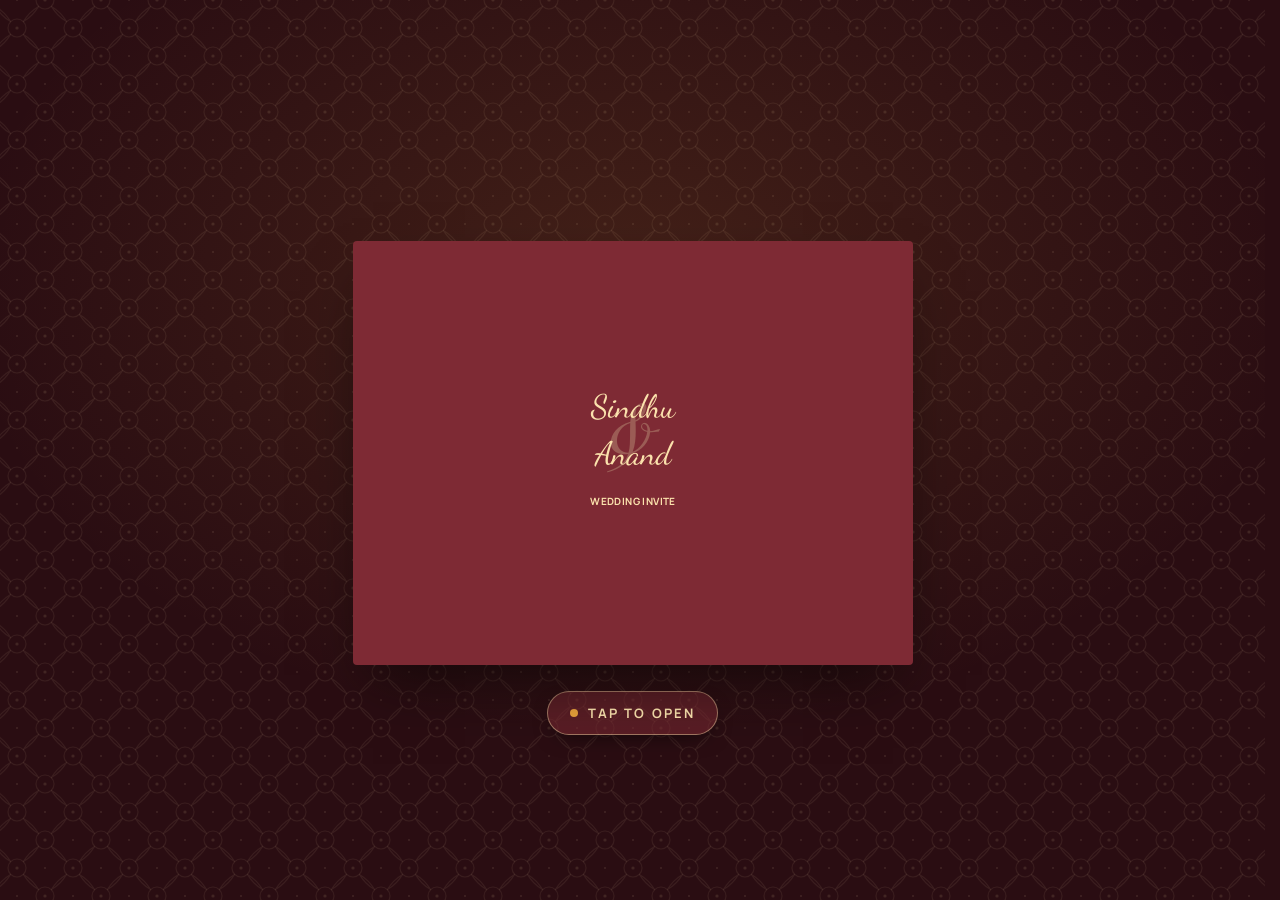
<file: index.html>
<!doctype html>
<html lang="en" class="locked">
<head>
<meta charset="utf-8">
<meta name="viewport" content="width=device-width, initial-scale=1, viewport-fit=cover">
<title>Anand &amp; Sindhu</title>
<meta name="description" content="You're invited to the wedding of Anand & Sindhu — Reception 14 Nov, Wedding 15 Nov 2026, SDB Grand Palace, Chennai.">
<meta name="theme-color" content="#2a0d12">
<!-- WhatsApp / social link preview -->
<meta property="og:type" content="website">
<meta property="og:site_name" content="Anand & Sindhu">
<meta property="og:url" content="https://anandsindhuwedding.in/">
<meta property="og:locale" content="en_IN">
<meta property="og:title" content="Anand & Sindhu · Wedding Invitation">
<meta property="og:description" content="Reception 14 Nov · Wedding 15 Nov 2026 · SDB Grand Palace, Chennai. Tap to open your invitation and RSVP.">
<meta property="og:image" content="https://anandsindhuwedding.in/assets/og-cover.jpg">
<meta property="og:image:type" content="image/jpeg">
<meta property="og:image:alt" content="Maroon wedding invitation cover reading Sindhu & Anand">
<meta property="og:image:width" content="1216">
<meta property="og:image:height" content="922">
<meta name="twitter:card" content="summary_large_image">
<link rel="icon" href="assets/ganesha.png">
<link rel="preconnect" href="https://fonts.googleapis.com">
<link rel="preconnect" href="https://fonts.gstatic.com" crossorigin>
<link rel="stylesheet" href="https://fonts.googleapis.com/css2?family=Dancing+Script:wght@400;600&family=Manrope:wght@500;600;700;800&family=Hind+Madurai:wght@600&display=swap">
<link rel="preload" as="image" href="assets/bg.png">
<link rel="preload" as="font" type="font/woff2" href="assets/fonts/runethia-amp.woff2" crossorigin>
<link rel="stylesheet" href="styles.css?v=20261007084438">
</head>
<body>
<main class="page">
  <button class="to-cover after-open" id="toCover" type="button" aria-label="Close the invitation and go back to the cover">
    <svg viewBox="0 0 24 24" fill="none" stroke="currentColor" stroke-width="1.7" stroke-linejoin="round" aria-hidden="true"><rect x="3" y="5.5" width="18" height="13" rx="1.5"/><path d="M3.5 6.5l8.5 6.5 8.5-6.5"/></svg>
    <span>Cover</span>
  </button>

  <!-- Cover: the envelope from the Figma "cover" frame -->
  <section class="cover-stage" aria-label="Invitation envelope">
    <button class="env" id="env" type="button" aria-label="Open the invitation">
      <span class="env-inner" id="envInner">
        <span class="env-face env-front">
          <span class="cover-names">
            <span class="amp" aria-hidden="true">&amp;</span>
            <span class="n">Sindhu</span>
            <span class="n">Anand</span>
          </span>
          <span class="cover-kicker">Wedding invite</span>
          <span class="cover-to" id="coverTo" hidden><small>Specially for</small><span id="coverToName"></span></span>
        </span>
        <span class="env-face env-back">
          <span class="env-lining"></span>
          <span class="mini-wrap"><span class="mini" id="mini"><span class="mini-scale" id="miniScale"></span></span></span>
          <span class="pocket"></span>
          <span class="flap" id="flap"></span>
          <span class="seal" id="seal" aria-hidden="true">
            <svg viewBox="232 0 16 16" fill="none" stroke="currentColor" stroke-linecap="round"><path d="M242 8C242 9.1 241.1 10 240 10M242 8C242 6.9 241.1 6 240 6M240 6V5C240 4.4 240.2 3.8 240.5 3.3 240.8 2.8 241.3 2.5 241.9 2.2 242.4 2 243 1.9 243.6 2.1 244.2 2.2 244.7 2.5 245.1 2.9 245.5 3.3 245.8 3.8 245.9 4.4 246.1 5 246 5.6 245.8 6.1 245.5 6.7 245.2 7.2 244.7 7.5 244.2 7.8 243.6 8 243 8H242M240 10C238.9 10 238 9.1 238 8M238 8H237C236.4 8 235.8 8.2 235.3 8.5 234.8 8.8 234.5 9.3 234.2 9.9 234 10.4 233.9 11 234.1 11.6 234.2 12.2 234.5 12.7 234.9 13.1 235.3 13.5 235.8 13.8 236.4 13.9 237 14.1 237.6 14 238.1 13.8 238.7 13.5 239.2 13.2 239.5 12.7 239.8 12.2 240 11.6 240 11V10M240 6C238.9 6 238 6.9 238 8M243 8C243.6 8 244.2 8.2 244.7 8.5 245.2 8.8 245.5 9.3 245.8 9.9 246 10.4 246.1 11 245.9 11.6 245.8 12.2 245.5 12.7 245.1 13.1 244.7 13.5 244.2 13.8 243.6 13.9 243 14.1 242.4 14 241.9 13.8 241.3 13.5 240.8 13.2 240.5 12.7 240.2 12.2 240 11.6 240 11M237 8C236.4 8 235.8 7.8 235.3 7.5 234.8 7.2 234.5 6.7 234.2 6.1 234 5.6 233.9 5 234.1 4.4 234.2 3.8 234.5 3.3 234.9 2.9 235.3 2.5 235.8 2.2 236.4 2.1 237 1.9 237.6 2 238.1 2.2 238.7 2.5 239.2 2.8 239.5 3.3 239.8 3.8 240 4.4 240 5"/></svg>
          </span>
        </span>
      </span>
    </button>
    <button class="tap-hint" id="tapHint" type="button">Tap to open</button>
  </section>

  <!-- The invitation (Figma "invitation" frame) -->
  <div class="card-wrap after-open" id="cardWrap">
    <article class="card" id="card" aria-label="Wedding invitation">
      <div class="card-face" id="cardFace">
        <div class="paper"></div>
        <div class="art-layers" id="artLayers"></div>
        <div class="content">
          <button class="plain ganesha" type="button" data-item="ganesha" aria-label="Pillaiyar (Lord Ganesha) — what it means">
            <img src="assets/ganesha.png" alt="">
          </button>
          <p class="phrase">We warmly invite you to celebrate<br>the wedding of</p>
          <button class="plain names" type="button" id="names" aria-label="Sindhu and Anand — see their photo">
            <span class="amp" aria-hidden="true">&amp;</span>
            <span class="n">Sindhu</span>
            <span class="n">Anand</span>
            
          </button>
          <p class="note">Join us for this special beginning,<br>together with our families!</p>
          <svg class="accent" viewBox="0 0 480 16" fill="none" aria-hidden="true">
            <line x1="148" y1="7.5" x2="220" y2="7.5" stroke="#D1B994"/>
            <path d="M242 8C242 9.10457 241.105 10 240 10M242 8C242 6.89543 241.105 6 240 6M240 6L240 5C240 4.40666 240.176 3.82664 240.506 3.33329C240.835 2.83994 241.304 2.45543 241.852 2.22836C242.4 2.0013 243.003 1.94189 243.585 2.05765C244.167 2.1734 244.702 2.45912 245.121 2.87868C245.541 3.29824 245.827 3.83279 245.942 4.41473C246.058 4.99667 245.999 5.59987 245.772 6.14805C245.545 6.69623 245.16 7.16477 244.667 7.49441C244.173 7.82405 243.593 8 243 8L242 8M240 10C238.895 10 238 9.10457 238 8M238 8L237 8C236.407 8 235.827 8.17595 235.333 8.50559C234.84 8.83524 234.455 9.30377 234.228 9.85195C234.001 10.4001 233.942 11.0033 234.058 11.5853C234.173 12.1672 234.459 12.7018 234.879 13.1213C235.298 13.5409 235.833 13.8266 236.415 13.9424C236.997 14.0581 237.6 13.9987 238.148 13.7716C238.696 13.5446 239.165 13.1601 239.494 12.6667C239.824 12.1734 240 11.5933 240 11L240 10M240 6C238.895 6 238 6.89543 238 8M243 8C243.593 8 244.173 8.17595 244.667 8.50559C245.16 8.83524 245.545 9.30377 245.772 9.85195C245.999 10.4001 246.058 11.0033 245.942 11.5853C245.827 12.1672 245.541 12.7018 245.121 13.1213C244.702 13.5409 244.167 13.8266 243.585 13.9424C243.003 14.0581 242.4 13.9987 241.852 13.7716C241.304 13.5446 240.835 13.1601 240.506 12.6667C240.176 12.1734 240 11.5933 240 11M237 8C236.407 8 235.827 7.82405 235.333 7.49441C234.84 7.16477 234.455 6.69623 234.228 6.14805C234.001 5.59987 233.942 4.99667 234.058 4.41473C234.173 3.83279 234.459 3.29824 234.879 2.87868C235.298 2.45912 235.833 2.1734 236.415 2.05765C236.997 1.94189 237.6 2.0013 238.148 2.22836C238.696 2.45543 239.165 2.83994 239.494 3.33329C239.824 3.82664 240 4.40666 240 5M237.333 5.33333L238.587 6.58667M241.413 6.58667L242.667 5.33333M237.333 10.6667L238.587 9.41341M241.413 9.41341L242.667 10.6667" stroke="#D1B994" stroke-linecap="round"/>
            <line x1="260" y1="7.5" x2="332" y2="7.5" stroke="#D1B994"/>
          </svg>
          <div class="dates">
            <p class="label">Save the dates:</p>
            <div class="date-row">
              <button class="plain date" type="button" data-item="reception" aria-label="Reception, 14th November 2026, 7 to 9 PM — add to calendar">
                <b>Reception</b><span>14th Nov 2026</span><span>7 PM - 9 PM</span>
              </button>
              <i class="vline" aria-hidden="true"></i>
              <button class="plain date" type="button" data-item="wedding" aria-label="Wedding, 15th November 2026, 9:45 to 11:15 AM — add to calendar">
                <b>Wedding</b><span>15th Nov 2026</span><span>9:45 AM - 11:15 AM</span>
              </button>
            </div>
          </div>
          <a class="plain venue" id="venueLink" href="https://maps.app.goo.gl/E56zm4sS6qnPtL4U7" target="_blank" rel="noopener" aria-label="Venue: SDB Grand Palace — open in Google Maps">
            <span class="label">Venue:</span>
            <b>SDB Grand Palace<span class="go" aria-hidden="true">↗</span></b>
            <span>No.22, Devaraj Nagar, Agaram Main Road,</span>
            <span>Selaiyur, Tambaram, Chennai - 600073</span>
            
          </a>
        </div>
      </div>
    </article>
  </div>

  <p class="explore after-open" id="explore">
    <svg viewBox="0 0 24 24" fill="none" stroke="currentColor" stroke-width="1.6" stroke-linecap="round" aria-hidden="true"><path d="M9 11V5.5a1.5 1.5 0 0 1 3 0V10m0-1.5a1.5 1.5 0 0 1 3 0V11m0-1a1.5 1.5 0 0 1 3 0v4.5a6 6 0 0 1-6 6h-1a6 6 0 0 1-4.6-2.2L4 15.5a1.5 1.5 0 0 1 2.3-1.9L9 16"/></svg>
    Tap the flowers, gifts &amp; details to see what they mean
  </p>

  <!-- RSVP: opens the reply card on its own page -->
  <section class="rsvp-cta after-open" aria-label="RSVP">
    <p class="eyebrow">Kindly reply by <span id="rsvpBy"></span></p>
    <a class="submit rsvp-btn" id="rsvpBtn" href="rsvp.html">RSVP</a>
    <p class="rsvp-status" id="rsvpStatus" hidden></p>
  </section>

  <footer class="foot after-open">
    <p class="bless">With love, the families of Sindhu &amp; Anand</p>
    <p class="visits" id="visits" aria-live="polite"></p>
  </footer>
</main>

<!-- 3D inspector + callout -->
<div class="inspector" id="inspector" role="dialog" aria-modal="true" aria-labelledby="cTitle" hidden>
  <div class="insp-stage" id="inspStage">
    <div class="insp-glow"></div>
    <div class="obj-pop" id="objPop"></div>
    <button class="insp-nav prev" type="button" id="prevBtn" aria-label="Previous"><svg viewBox="0 0 24 24" fill="none" stroke="currentColor" stroke-width="2" stroke-linecap="round"><path d="M15 5l-7 7 7 7"/></svg></button>
    <button class="insp-nav next" type="button" id="nextBtn" aria-label="Next"><svg viewBox="0 0 24 24" fill="none" stroke="currentColor" stroke-width="2" stroke-linecap="round"><path d="M9 5l7 7-7 7"/></svg></button>
    <p class="drag-hint">Drag to turn</p>
  </div>
  <button class="insp-close" type="button" id="closeBtn" aria-label="Close"><svg viewBox="0 0 24 24" fill="none" stroke="currentColor" stroke-width="2" stroke-linecap="round"><path d="M6 6l12 12M18 6L6 18"/></svg></button>
  <div class="callout">
    <p class="c-count" id="cCount"></p>
    <p class="c-tamil"><span id="cTa"></span><span id="cTl"></span></p>
    <h3 class="c-title" id="cTitle"></h3>
    <p class="c-body" id="cBody"></p>
    <div class="c-actions" id="cActions"></div>
  </div>
</div>

<!-- Couple photo -->
<div class="photo-box" id="photoBox" role="dialog" aria-modal="true" aria-label="Photo of Sindhu and Anand" hidden>
  <figure class="print" id="print">
    <img src="assets/couple.jpg" alt="Sindhu and Anand on stage, garlanded, in front of their S &amp; A monogram" width="2400" height="1597" decoding="async">
    <figcaption><span class="pc-names">Sindhu <span class="amp-r">&amp;</span> Anand</span></figcaption>
  </figure>
  <button class="insp-close" type="button" id="photoClose" aria-label="Close photo"><svg viewBox="0 0 24 24" fill="none" stroke="currentColor" stroke-width="2" stroke-linecap="round"><path d="M6 6l12 12M18 6L6 18"/></svg></button>
</div>

<canvas id="petals" aria-hidden="true"></canvas>

<script src="config.js?v=20261007084438"></script>
<script src="petals.js?v=20261007084438"></script>
<script src="app.js?v=20261007084438"></script>
</body>
</html>
</file>
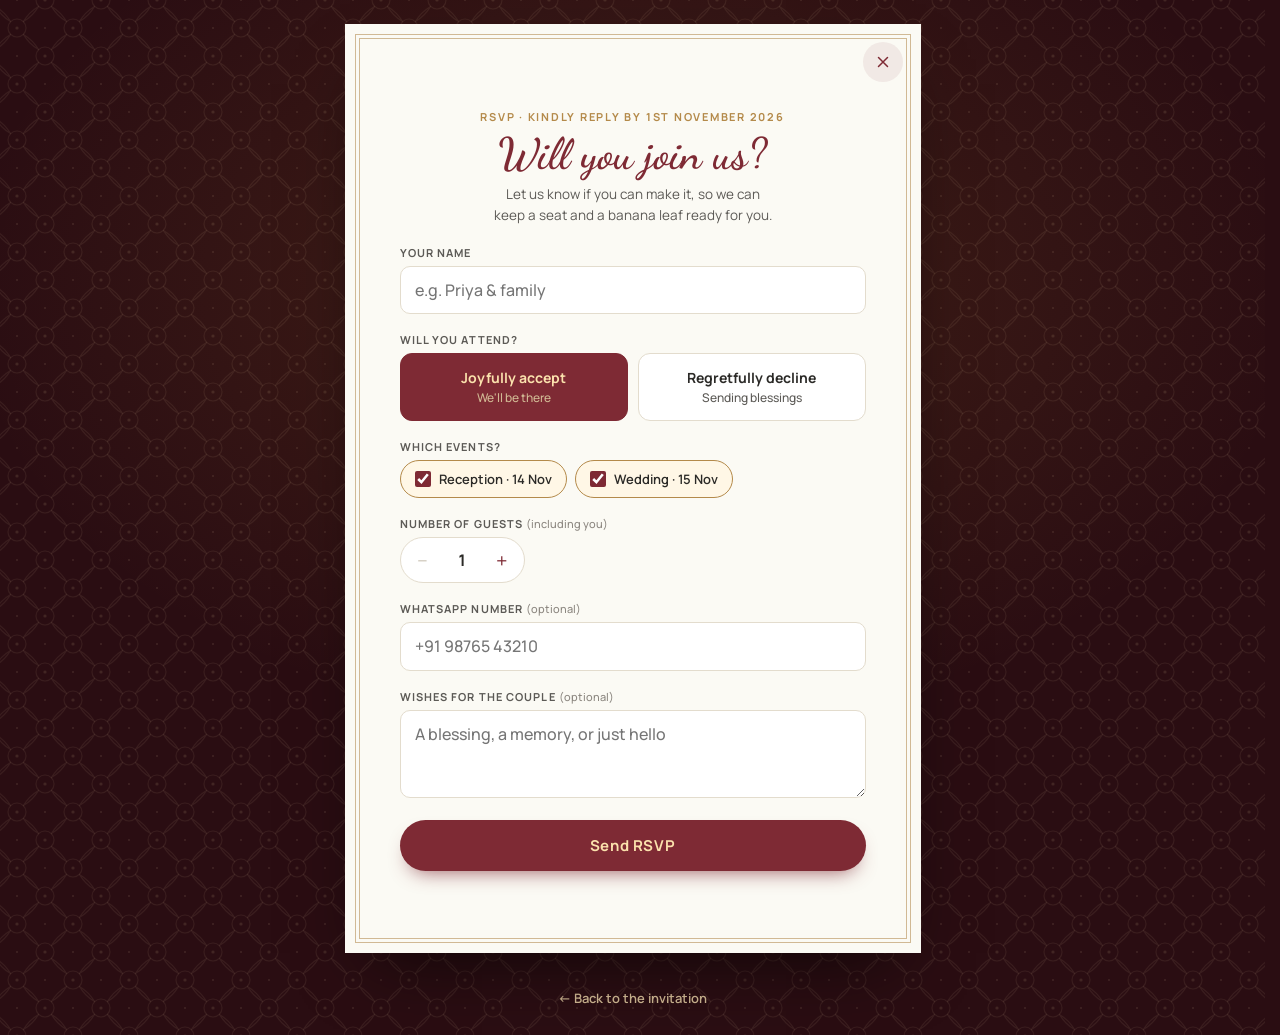
<file: rsvp.html>
<!doctype html>
<html lang="en">
<head>
<meta charset="utf-8">
<meta name="viewport" content="width=device-width, initial-scale=1, viewport-fit=cover">
<title>RSVP · Sindhu &amp; Anand</title>
<meta name="theme-color" content="#2a0d12">
<meta name="robots" content="noindex">
<link rel="icon" href="assets/ganesha.png">
<link rel="preconnect" href="https://fonts.googleapis.com">
<link rel="preconnect" href="https://fonts.gstatic.com" crossorigin>
<link rel="stylesheet" href="https://fonts.googleapis.com/css2?family=Dancing+Script:wght@400;600&family=Manrope:wght@500;600;700;800&display=swap">
<link rel="stylesheet" href="styles.css?v=20261007084438">
</head>
<body class="rsvp-page">
<main class="page">
  <section class="rsvp" id="rsvp" aria-labelledby="rsvpTitle">
    <a class="rsvp-close" id="backBtn" href="index.html?open" aria-label="Close and go back to the invitation"><svg viewBox="0 0 24 24" fill="none" stroke="currentColor" stroke-width="2" stroke-linecap="round"><path d="M6 6l12 12M18 6L6 18"/></svg></a>
    <div class="rsvp-inner">
      <header>
        <p class="eyebrow">RSVP · kindly reply by <span id="rsvpBy"></span></p>
        <h2 id="rsvpTitle">Will you join us?</h2>
        <p class="sub">Let us know if you can make it, so we can keep a seat and a banana leaf ready for you.</p>
      </header>

      <form id="rsvpForm" novalidate>
        <div class="field">
          <label for="f-name">Your name</label>
          <input id="f-name" name="name" type="text" autocomplete="name" required placeholder="e.g. Priya & family">
        </div>
        <div class="field">
          <span class="flabel" id="attLabel">Will you attend?</span>
          <div class="choice" role="radiogroup" aria-labelledby="attLabel">
            <label><input type="radio" name="attending" id="f-yes" value="Yes" checked>Joyfully accept<small>We'll be there</small></label>
            <label><input type="radio" name="attending" id="f-no" value="No">Regretfully decline<small>Sending blessings</small></label>
          </div>
        </div>
        <div class="when-yes">
          <div class="field">
            <span class="flabel">Which events?</span>
            <div class="events">
              <label><input type="checkbox" id="f-reception" name="reception" checked>Reception · 14 Nov</label>
              <label><input type="checkbox" id="f-wedding" name="wedding" checked>Wedding · 15 Nov</label>
            </div>
          </div>
          <div class="field">
            <span class="flabel" id="guestsLabel">Number of guests <span class="opt">(including you)</span></span>
            <div class="stepper" aria-labelledby="guestsLabel">
              <button type="button" id="g-minus" aria-label="One fewer guest">−</button>
              <output id="f-guests" aria-live="polite">1</output>
              <button type="button" id="g-plus" aria-label="One more guest">+</button>
            </div>
          </div>
        </div>
        <div class="field">
          <label for="f-phone">WhatsApp number <span class="opt">(optional)</span></label>
          <input id="f-phone" name="phone" type="tel" autocomplete="tel" inputmode="tel" placeholder="+91 98765 43210">
        </div>
        <div class="field">
          <label for="f-msg">Wishes for the couple <span class="opt">(optional)</span></label>
          <textarea id="f-msg" name="message" placeholder="A blessing, a memory, or just hello"></textarea>
        </div>
        <button class="submit" type="submit" id="submitBtn">Send RSVP</button>
        <p class="form-msg" id="formMsg" role="alert"></p>
      </form>

      <div class="thanks" id="thanks" hidden>
        <h3 id="thanksTitle">Thank you!</h3>
        <p id="thanksText"></p>
        <a class="submit back-btn" id="backBtn2" href="index.html?open">Back to the invitation</a>
        <button class="linkish" type="button" id="editRsvp">Change my response</button>
      </div>
    </div>
  </section>
  <a class="back-link" id="backLink" href="index.html?open">← Back to the invitation</a>
</main>
<canvas id="petals" aria-hidden="true"></canvas>
<script src="config.js?v=20261007084438"></script>
<script src="petals.js?v=20261007084438"></script>
<script src="rsvp.js?v=20261007084438"></script>
</body>
</html>
</file>
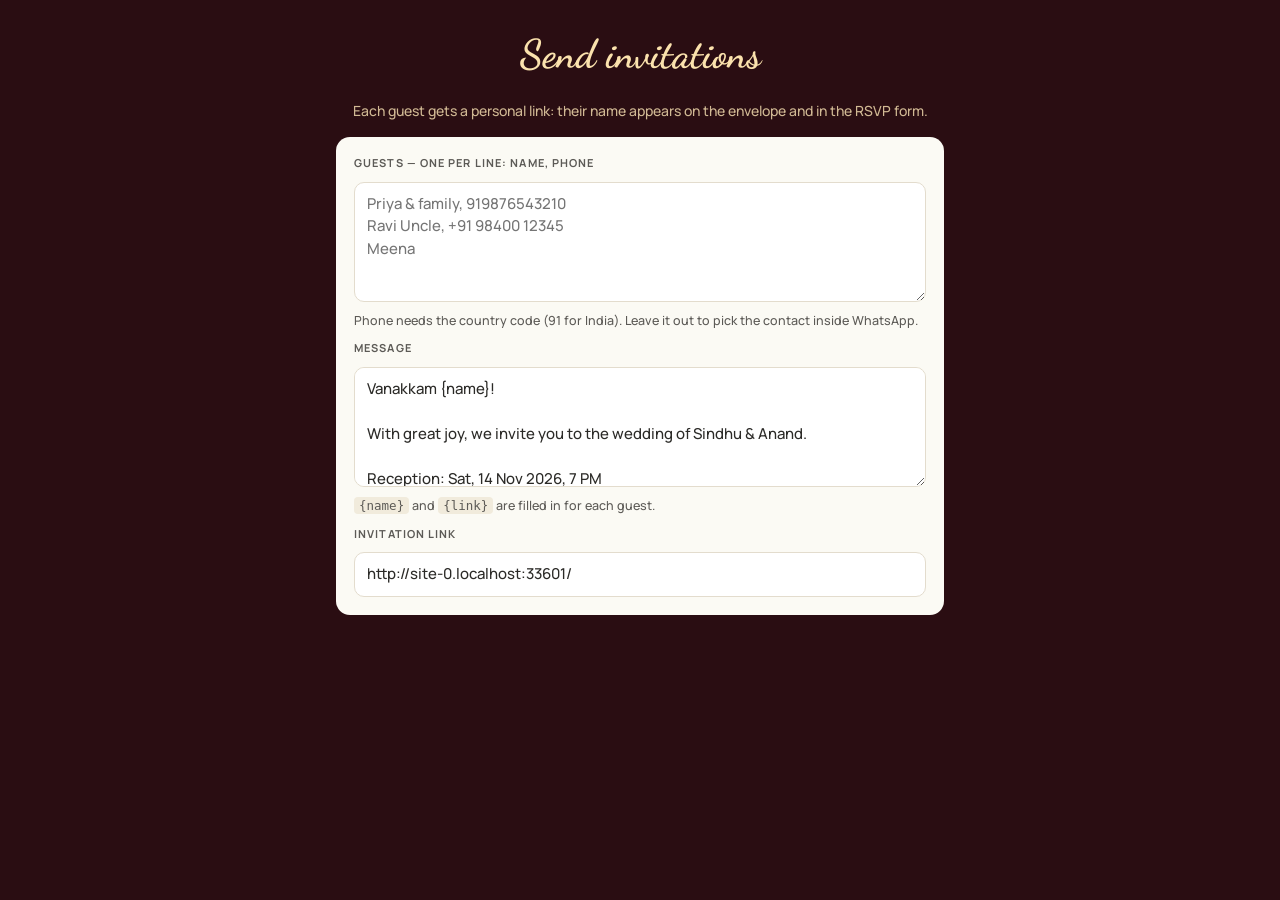
<file: send.html>
<!doctype html>
<html lang="en">
<head>
<meta charset="utf-8">
<meta name="viewport" content="width=device-width, initial-scale=1, viewport-fit=cover">
<meta name="robots" content="noindex">
<title>Send Invitations</title>
<link rel="stylesheet" href="https://fonts.googleapis.com/css2?family=Dancing+Script:wght@600&family=Manrope:wght@500;700&display=swap">
<style>
  :root { --night:#2a0d12; --maroon:#7e2a34; --paper:#fbfaf4; --ink:#2b2a27; --ink-soft:#5c5a56; --gold:#d1b994; --gold-deep:#b48a4a; --wa:#1f8f4e; color-scheme: light; }
  * { box-sizing: border-box; }
  [hidden] { display: none !important; }
  body { margin: 0; background: var(--night); font: 500 15px/1.5 "Manrope", system-ui, sans-serif; color: var(--ink); }
  main { max-width: 640px; margin: 0 auto; padding: 24px 16px 48px; display: flex; flex-direction: column; gap: 16px; }
  h1 { margin: 0; font-family: "Dancing Script", cursive; color: #fbe2ad; font-size: 40px; text-align: center; }
  .intro { margin: 0; color: var(--gold); text-align: center; font-size: 14px; }
  .panel { background: var(--paper); border-radius: 14px; padding: 18px; display: flex; flex-direction: column; gap: 10px; }
  label { font-size: 11px; font-weight: 700; letter-spacing: .1em; text-transform: uppercase; color: var(--ink-soft); }
  textarea, input { width: 100%; font: 500 15px/1.5 "Manrope", sans-serif; border: 1px solid #e3dccd; border-radius: 10px; padding: 10px 12px; background: #fff; color: var(--ink); }
  textarea { min-height: 120px; resize: vertical; }
  .hint { margin: 0; font-size: 12.5px; color: var(--ink-soft); }
  code { background: #f1ebdc; padding: 1px 5px; border-radius: 4px; }
  ul { list-style: none; margin: 0; padding: 0; display: flex; flex-direction: column; gap: 8px; }
  li { background: var(--paper); border-radius: 12px; padding: 12px 14px; display: flex; align-items: center; gap: 10px; flex-wrap: wrap; }
  li .who { flex: 1; min-width: 0; font-weight: 700; }
  li .who small { display: block; font-weight: 500; color: var(--ink-soft); }
  li.sent { opacity: .55; }
  .btn { display: inline-flex; align-items: center; gap: 6px; border: 0; border-radius: 999px; padding: 9px 14px; font: 700 13px "Manrope", sans-serif; text-decoration: none; cursor: pointer; }
  .wa { background: var(--wa); color: #fff; }
  .copy { background: transparent; border: 1px solid var(--maroon); color: var(--maroon); }
  .count { color: var(--gold); text-align: center; font-size: 13px; margin: 0; }
</style>
</head>
<body>
<main>
  <h1>Send invitations</h1>
  <p class="intro">Each guest gets a personal link: their name appears on the envelope and in the RSVP form.</p>

  <section class="panel">
    <label for="guests">Guests — one per line: Name, phone</label>
    <textarea id="guests" placeholder="Priya & family, 919876543210&#10;Ravi Uncle, +91 98400 12345&#10;Meena"></textarea>
    <p class="hint">Phone needs the country code (91 for India). Leave it out to pick the contact inside WhatsApp.</p>
    <label for="msg">Message</label>
    <textarea id="msg"></textarea>
    <p class="hint"><code>{name}</code> and <code>{link}</code> are filled in for each guest.</p>
    <label for="base">Invitation link</label>
    <input id="base" type="url">
  </section>

  <p class="count" id="count"></p>
  <ul id="list"></ul>
</main>
<script>
  const $ = (s) => document.querySelector(s);
  const DEFAULT_MSG = "Vanakkam {name}!\n\nWith great joy, we invite you to the wedding of Sindhu & Anand.\n\nReception: Sat, 14 Nov 2026, 7 PM\nWedding: Sun, 15 Nov 2026, 9:45 AM\nSDB Grand Palace, Selaiyur, Chennai\n\nOpen your invitation and RSVP here:\n{link}";
  const load = (k, d) => { try { return localStorage.getItem(k) ?? d; } catch { return d; } };
  const save = (k, v) => { try { localStorage.setItem(k, v); } catch {} };
  const sent = new Set(JSON.parse(load("sent", "[]")));

  $("#msg").value = load("msg", DEFAULT_MSG);
  $("#guests").value = load("guests", "");
  $("#base").value = load("base", new URL("./", location.href).href);

  function render() {
    save("msg", $("#msg").value); save("guests", $("#guests").value); save("base", $("#base").value);
    const rows = $("#guests").value.split("\n").map((l) => l.trim()).filter(Boolean).map((l) => {
      const i = l.lastIndexOf(",");
      const maybePhone = i > -1 ? l.slice(i + 1).replace(/\D/g, "") : "";
      return maybePhone.length >= 8 ? { name: l.slice(0, i).trim(), phone: maybePhone } : { name: l, phone: "" };
    });
    $("#count").textContent = rows.length ? `${rows.length} guest${rows.length > 1 ? "s" : ""} · ${rows.filter((r) => sent.has(r.name)).length} sent` : "";
    const list = $("#list");
    list.innerHTML = "";
    for (const r of rows) {
      const link = new URL($("#base").value || location.href);
      link.searchParams.set("to", r.name);
      const text = $("#msg").value.replaceAll("{name}", r.name).replaceAll("{link}", link.href);
      const li = document.createElement("li");
      if (sent.has(r.name)) li.className = "sent";
      const who = document.createElement("div"); who.className = "who"; who.textContent = r.name;
      const sm = document.createElement("small"); sm.textContent = r.phone ? "+" + r.phone : "choose contact in WhatsApp"; who.appendChild(sm);
      const wa = document.createElement("a"); wa.className = "btn wa"; wa.target = "_blank"; wa.rel = "noopener";
      wa.href = `https://wa.me/${r.phone}?text=${encodeURIComponent(text)}`; wa.textContent = sent.has(r.name) ? "Send again" : "Send on WhatsApp";
      wa.onclick = () => { sent.add(r.name); save("sent", JSON.stringify([...sent])); setTimeout(render, 300); };
      const cp = document.createElement("button"); cp.className = "btn copy"; cp.type = "button"; cp.textContent = "Copy link";
      cp.onclick = async () => { try { await navigator.clipboard.writeText(link.href); cp.textContent = "Copied"; } catch { cp.textContent = link.href; } };
      li.append(who, wa, cp);
      list.appendChild(li);
    }
  }
  ["#guests", "#msg", "#base"].forEach((s) => $(s).addEventListener("input", render));
  render();
</script>
</body>
</html>
</file>
<file: styles.css>
@font-face { /* Runethia (Sronstudio), subset to the ampersand only */
  font-family: "Runethia";
  src: url("assets/fonts/runethia-amp.woff2") format("woff2");
  font-display: block;
  unicode-range: U+0026;
}

/* Layout: one centred column — envelope, then the printed card (exact Figma proportions,
   scaled by container units) with the reply card and a quiet visit count below. */
:root {
  --night: #2a0d12;        /* page ground: deep lamp-lit maroon */
  --night-2: #3b141b;
  --maroon: #7e2a34;       /* envelope, from the Figma cover */
  --maroon-deep: #5c1c25;
  --paper: #fbfaf4;        /* card stock */
  --ink: #2b2a27;
  --ink-soft: #5c5a56;
  --gold: #d1b994;         /* accent lines, ampersand */
  --gold-bright: #fbe2ad;  /* cover lettering */
  --gold-deep: #b48a4a;
  --marigold: #e9a23b;
  --leaf: #6f8f5e;

  --f-script: "Dancing Script", "Brush Script MT", cursive;
  --f-amp: "Runethia", "Dancing Script", cursive;
  --f-body: "Manrope", "Helvetica Neue", Arial, sans-serif;
  --f-tamil: "Hind Madurai", "Tamil Sangam MN", "Noto Sans Tamil", sans-serif;

  --ease-out: cubic-bezier(.2, .8, .2, 1);
  color-scheme: dark;
}

* { box-sizing: border-box; }
html { scrollbar-gutter: stable; } /* same centre line with or without a scrollbar */
html.locked { overflow: hidden; } /* cover and transitions never scroll */
[hidden] { display: none !important; }
html, body { min-height: 100%; }
body {
  margin: 0;
  background:
    radial-gradient(60rem 40rem at 50% 18rem, rgba(233, 162, 59, .13), transparent 70%),
    url("data:image/svg+xml,%3Csvg xmlns='http://www.w3.org/2000/svg' width='56' height='56' viewBox='0 0 56 56'%3E%3Cg fill='none' stroke='%23fbe2ad' stroke-opacity='.075' stroke-width='1.1' stroke-linecap='round'%3E%3Ccircle cx='28' cy='28' r='9'/%3E%3Cpath d='M0 9A9 9 0 0 0 9 0M47 0a9 9 0 0 0 9 9M56 47a9 9 0 0 0-9 9M9 56a9 9 0 0 0-9-9'/%3E%3Cpath d='M34.4 21.6Q44 16 49.6 6.4M34.4 21.6Q40 12 49.6 6.4M21.6 21.6Q12 16 6.4 6.4M21.6 21.6Q16 12 6.4 6.4M34.4 34.4Q44 40 49.6 49.6M34.4 34.4Q40 44 49.6 49.6M21.6 34.4Q12 40 6.4 49.6M21.6 34.4Q16 44 6.4 49.6'/%3E%3C/g%3E%3Cg fill='%23fbe2ad' fill-opacity='.11'%3E%3Ccircle cx='28' cy='28' r='1.6'/%3E%3Ccircle cx='0' cy='0' r='1.6'/%3E%3Ccircle cx='56' cy='0' r='1.6'/%3E%3Ccircle cx='0' cy='56' r='1.6'/%3E%3Ccircle cx='56' cy='56' r='1.6'/%3E%3Ccircle cx='28' cy='0' r='1'/%3E%3Ccircle cx='0' cy='28' r='1'/%3E%3Ccircle cx='56' cy='28' r='1'/%3E%3Ccircle cx='28' cy='56' r='1'/%3E%3C/g%3E%3C/svg%3E") center top / 56px 56px,
    var(--night);
  color: var(--gold-bright);
  font-family: var(--f-body);
  -webkit-font-smoothing: antialiased;
  overflow-x: hidden;
}
button { font: inherit; color: inherit; }
:focus-visible { outline: 2px solid var(--marigold); outline-offset: 3px; border-radius: 4px; }

.page {
  display: flex;
  flex-direction: column;
  align-items: center;
  gap: 28px;
  padding-inline: max(12px, env(safe-area-inset-left, 0px)) max(12px, env(safe-area-inset-right, 0px));
  padding-block: 24px calc(20px + env(safe-area-inset-bottom, 0px));
  min-height: 100vh;
  min-height: 100svh;
}

/* ───────────── Envelope (cover) ───────────── */
.cover-stage {
  flex: 1;
  display: flex;
  flex-direction: column;
  align-items: center;
  justify-content: center;
  gap: 26px;
  width: 100%;
  padding-top: 8vh;
}
.env {
  -webkit-appearance: none; appearance: none; touch-action: manipulation;
  --ew: min(560px, calc(100vw - 32px), calc((100vh - 110px) * 760 / 576));
  width: var(--ew);
  aspect-ratio: 760 / 576;
  position: relative;
  cursor: pointer;
  border: 0;
  padding: 0;
  background: none;
  display: block;
  animation: float 5s ease-in-out infinite;
}
@supports (height: 100svh) {
  .env { --ew: min(560px, calc(100vw - 32px), calc((100svh - 110px) * 760 / 576)); }
}
.env-inner { position: absolute; inset: 0; } /* flat 2D flip: real 3D made some Android browsers draw the lining out of step with the front */
.env-face {
  position: absolute; inset: 0;
  border-radius: 4px;
  box-shadow: 0 30px 60px -20px rgba(0, 0, 0, .6);
}
.env-front {
  background: var(--maroon); /* matte, like the printed cover */
  container-type: inline-size;
  display: flex; flex-direction: column; align-items: center; justify-content: center;
  overflow: hidden;
  transform-origin: 50% 100%;
  animation: glow 5s ease-in-out 1s infinite, nudge 6s ease-in-out 2.5s infinite;
}
/* A warm glow that gently breathes behind the cover, and a small "tap me" nudge every few seconds */
@keyframes nudge {
  0%, 70%, 100% { transform: none; }
  74% { transform: translateY(-4px) rotate(-1.1deg); }
  79% { transform: translateY(-4px) rotate(1deg); }
  84% { transform: translateY(-2px) rotate(-.5deg); }
  89% { transform: none; }
}
@keyframes glow {
  0%, 100% { box-shadow: 0 30px 60px -20px rgba(0, 0, 0, .6), 0 0 0 rgba(233, 162, 59, 0); }
  50% { box-shadow: 0 30px 60px -20px rgba(0, 0, 0, .6), 0 0 48px rgba(233, 162, 59, .22); }
}
.env.is-opening .env-front { animation: none; }
@media (hover: hover) { .env:hover .env-front { animation-play-state: paused; } }
.cover-names { position: relative; display: grid; place-items: center; transform: translateY(-2cqw); }
.cover-names .amp {
  position: absolute; inset: 0; display: grid; place-items: center;
  font-family: var(--f-amp); font-size: max(68px, 13.16cqw); color: var(--gold); opacity: .35; line-height: 1;
}
.cover-names .n {
  position: relative; font-family: var(--f-script); color: var(--gold-bright);
  font-size: max(30px, 5.8cqw); line-height: 1.2;
}
.cover-names .n + .n { margin-top: 1.4cqw; }
.cover-kicker {
  margin: 1.6cqw 0 0; font-weight: 700; font-size: max(10px, 1.58cqw); letter-spacing: .04em;
  text-transform: uppercase; color: var(--gold-bright);
}
.cover-to {
  position: absolute; right: 5cqw; bottom: 4.5cqw; margin: 0; text-align: right;
  font-family: var(--f-script); font-size: max(17px, 2.9cqw); color: var(--gold-bright); opacity: .9;
}
.cover-to small {
  display: block; font-family: var(--f-body); font-size: max(9px, 1.2cqw); font-weight: 600;
  letter-spacing: .14em; text-transform: uppercase; color: var(--gold); opacity: .9;
}

.env-back { display: none; background: var(--maroon-deep); overflow: visible; }
.env.show-back .env-front { display: none; }
.env.show-back .env-back { display: block; }
.env-lining {
  position: absolute; inset: 1px; border-radius: 3px;
  background:
    repeating-linear-gradient(45deg, rgba(251, 226, 173, .06) 0 2px, transparent 2px 12px),
    var(--maroon-deep);
}
/* A tall clipping box (the envelope plus four envelope-heights above it): the card's lower half is
   cut off at the envelope's bottom edge. overflow clipping holds during 3D turns, unlike clip-path. */
.mini-wrap { position: absolute; left: 0; right: 0; bottom: 4%; height: 496%; overflow: hidden; z-index: 2; pointer-events: none; } /* ends a little above the envelope edge, safely behind the pocket */
.mini {
  position: absolute; left: 14%; width: 72%; top: 81.85%; /* 6% down the envelope, measured in the clipping box */
  aspect-ratio: 576 / 760;
  background: var(--paper);
  box-shadow: 0 -6px 24px rgba(0, 0, 0, .25);
  overflow: hidden;
}
.mini-scale { position: absolute; left: 0; top: 0; width: 576px; transform-origin: 0 0; pointer-events: none; }
.pocket {
  position: absolute; inset: 0; z-index: 3; border-radius: 0 0 4px 4px;
  background:
    linear-gradient(to top, rgba(0, 0, 0, .18), transparent 40%),
    var(--maroon);
  clip-path: polygon(0 0, 50% 52%, 100% 0, 100% 100%, 0 100%);
  filter: drop-shadow(0 -2px 3px rgba(0, 0, 0, .3));
}
.pocket::after { /* side seams */
  content: ""; position: absolute; inset: 0;
  background: linear-gradient(to bottom right, transparent 49.6%, rgba(0, 0, 0, .14) 50%, transparent 50.6%),
              linear-gradient(to bottom left, transparent 49.6%, rgba(0, 0, 0, .14) 50%, transparent 50.6%);
}
.flap {
  position: absolute; left: 0; right: 0; top: 0; height: 62%; z-index: 4;
  transform-origin: 50% 0;
  background: linear-gradient(to bottom, #8a3039, var(--maroon));
  clip-path: polygon(0 0, 100% 0, 50% 100%);
}
.seal {
  position: absolute; z-index: 5; left: 50%; top: 62%; width: 54px; height: 54px; margin: -30px 0 0 -27px;
  border-radius: 50%;
  background: radial-gradient(circle at 35% 30%, #f3d79a, var(--gold-deep) 70%);
  box-shadow: 0 3px 8px rgba(0, 0, 0, .35), inset 0 0 0 3px rgba(255, 255, 255, .18);
  display: grid; place-items: center; color: var(--maroon-deep);
}
.seal svg { width: 26px; height: 26px; }

.tap-hint {
  -webkit-appearance: none; appearance: none;
  border: 1px solid rgba(251, 226, 173, .45); background: rgba(126, 42, 52, .55);
  cursor: pointer; padding: 12px 22px; border-radius: 999px; font-family: var(--f-body);
  -webkit-tap-highlight-color: transparent; touch-action: manipulation;
  margin: 0; font-size: 13px; font-weight: 700; letter-spacing: .16em; text-transform: uppercase;
  color: var(--gold-bright); display: flex; align-items: center; gap: 10px;
  box-shadow: 0 8px 22px -10px rgba(0, 0, 0, .7);
  animation: breathe 2.4s ease-in-out infinite;
}
@media (hover: hover) { .tap-hint:hover { color: var(--gold-bright); } }
.tap-hint { transition: opacity .3s; }
.tap-hint.gone { opacity: 0; pointer-events: none; animation: none; }
.tap-hint::before { content: ""; width: 8px; height: 8px; border-radius: 50%; background: var(--marigold); box-shadow: 0 0 0 0 rgba(233, 162, 59, .6); animation: ping 2.4s ease-out infinite; }

@keyframes float { 0%, 100% { transform: translateY(0) rotate(-.4deg); } 50% { transform: translateY(-8px) rotate(.4deg); } }
@keyframes breathe { 0%, 100% { opacity: .8; } 50% { opacity: 1; } }
@keyframes ping { 0% { box-shadow: 0 0 0 0 rgba(233, 162, 59, .6); } 100% { box-shadow: 0 0 0 12px rgba(233, 162, 59, 0); } }

body.is-open .cover-stage { display: none; }
body.is-open .page { padding-top: calc(24px + 52px); }
/* During the open/close morph the envelope stays on screen, pinned exactly where it sits on the cover. */
body.env-overlay .cover-stage {
  display: flex; position: fixed; z-index: 0; pointer-events: none;
  top: 24px; left: max(12px, env(safe-area-inset-left, 0px)); right: max(12px, env(safe-area-inset-right, 0px)); width: auto;
  height: calc(100vh - 44px - env(safe-area-inset-bottom, 0px));
  height: calc(100svh - 44px - env(safe-area-inset-bottom, 0px));
}
body.env-overlay .card-wrap { position: relative; z-index: 1; }

/* Back to the cover */
.to-cover {
  position: fixed; z-index: 40;
  top: calc(env(safe-area-inset-top, 0px) + 14px); left: 14px;
  display: inline-flex; align-items: center; gap: 8px;
  padding: 9px 15px 9px 12px; border-radius: 999px;
  border: 1px solid rgba(251, 226, 173, .3);
  background: rgba(42, 13, 18, .66);
  -webkit-backdrop-filter: blur(8px); backdrop-filter: blur(8px);
  color: var(--gold-bright); cursor: pointer;
  font: 700 12px/1 var(--f-body); letter-spacing: .14em; text-transform: uppercase;
  box-shadow: 0 8px 20px -10px rgba(0, 0, 0, .7);
  transition: background .2s, transform .15s;
  -webkit-tap-highlight-color: transparent;
}
.to-cover svg { width: 18px; height: 18px; }
.to-cover { transition: background .2s, transform .35s var(--ease-out), opacity .25s; }
.to-cover.away { transform: translateY(calc(-100% - 24px)); opacity: 0; pointer-events: none; }
.to-cover:active { transform: scale(.96); }
@media (hover: hover) { .to-cover:hover { background: rgba(126, 42, 52, .85); } }
body:not(.is-open) .after-open { display: none !important; }

/* ───────────── The card ───────────── */
.card-wrap { width: min(576px, calc(100vw - 24px)); perspective: 1300px; }
.card {
  position: relative;
  transform-style: preserve-3d;
  will-change: transform;
}
.card-face {
  --u: calc(100cqw / 576);
  position: relative;
  container-type: inline-size;
  transform-style: preserve-3d;
}
.mini .card-face { container-type: inline-size; }
.paper {
  position: absolute; inset: 0; background: var(--paper);
  box-shadow: 0 40px 80px -30px rgba(0, 0, 0, .7), 0 0 0 1px rgba(209, 185, 148, .25);
}
.content button, .content a { pointer-events: auto; }
.art {
  position: absolute; z-index: 11; /* above the text block for hit-testing; depth still comes from translateZ */
  transform: translateZ(var(--z, 24px)) scale(var(--zs, .982));
  transition: transform .45s var(--ease-out);
  pointer-events: none;
}
.art-img { position: absolute; inset: 0; opacity: .8; background-repeat: no-repeat; transition: opacity .35s; }
.hs {
  position: absolute; pointer-events: auto; border: 0; padding: 0; background: none; cursor: pointer;
  touch-action: manipulation; /* no double-tap-zoom delay */
  border-radius: 40%;
  -webkit-tap-highlight-color: transparent;
}
.hs::after { /* subtle gold ring marking something to tap */
  content: ""; position: absolute; left: var(--dx, 50%); top: var(--dy, 50%); width: 8px; height: 8px; margin: -5px;
  border-radius: 50%; border: 1.5px solid var(--gold-deep); background: rgba(251, 250, 244, .7);
  animation: ping-ring 2.8s ease-out infinite; animation-delay: var(--delay, 0s);
}
@keyframes ping-ring {
  0% { box-shadow: 0 0 0 0 rgba(180, 138, 74, .55); }
  70%, 100% { box-shadow: 0 0 0 10px rgba(180, 138, 74, 0); }
}
/* Hover / focus on an illustration: its corner lifts toward you, the ring fills gold, and its name appears */
.hs::before {
  content: attr(data-label);
  position: absolute; left: var(--dx, 50%); bottom: calc(100% - var(--dy, 50%) + 12px);
  transform: translate(-50%, 4px);
  padding: 5px 10px; border-radius: 999px; white-space: nowrap;
  background: var(--maroon); color: var(--gold-bright);
  font: 700 10px/1 var(--f-body); letter-spacing: .12em; text-transform: uppercase;
  box-shadow: 0 6px 14px -6px rgba(42, 13, 18, .6);
  opacity: 0; pointer-events: none; z-index: 2;
  transition: opacity .25s, transform .35s var(--ease-out);
}
.hs[data-align="start"]::before { left: 0; transform: translate(0, 4px); }
.hs[data-align="end"]::before { left: auto; right: 0; transform: translate(0, 4px); }
.hs:focus-visible::before { opacity: 1; transform: translate(-50%, 0); }
.hs[data-align]:focus-visible::before { transform: none; }
.hs:focus-visible::after { background: var(--gold); transform: scale(1.35); }
.art:has(.hs:focus-visible) { transform: translateZ(calc(var(--z, 24px) + 18px)) scale(calc(var(--zs, .982) * 1.02)); }
.art:has(.hs:focus-visible) .art-img { opacity: .95; }
.hs::after { transition: transform .3s var(--ease-out), background .3s; }
.hs.flash { animation: flash .6s ease-out; }
@keyframes flash { from { background: radial-gradient(closest-side, rgba(233, 162, 59, .55), transparent); } }
.mini .hs::after, .mini .hs::before { display: none; }

/* The text block spans the whole card. Let taps fall through it to the illustration hotspots
   (iOS Safari hit-tests 3D layers by stacking order, not depth); only its own buttons catch taps. */
.content {
  position: relative; z-index: 10;
  pointer-events: none;
  transform: translateZ(10px) scale(.992);
  display: flex; flex-direction: column; align-items: center; text-align: center;
  gap: max(12px, calc(20 * var(--u)));
  padding-inline: calc(48 * var(--u));
  padding-top: calc(51 * var(--u));
  padding-bottom: calc(177 * var(--u) + max(0px, (576px - 100cqw) * .16));
  color: var(--ink);
  min-height: calc(760 * var(--u));
}
.content > * { margin: 0; }
.plain { border: 0; background: none; padding: 0; cursor: pointer; text-align: inherit; -webkit-tap-highlight-color: transparent; }

.ganesha {
  position: relative; width: max(40px, calc(48 * var(--u))); aspect-ratio: 48 / 57; overflow: hidden;
  margin-bottom: max(0px, calc(20 * var(--u) - 12px));
  transform: translateZ(14px);
  transition: transform .3s var(--ease-out);
}
.ganesha img { position: absolute; height: 135.78%; width: 131.15%; left: -18.58%; top: -27.06%; max-width: none; }


.phrase { font-weight: 500; font-size: max(11.5px, calc(12 * var(--u))); line-height: 1.5; color: var(--ink-soft); }
.names {
  position: relative; display: flex; flex-direction: column; align-items: center; justify-content: center;
  min-height: calc(110 * var(--u)); width: 100%;
  font-family: var(--f-script); color: var(--ink);
  font-size: max(34px, calc(44 * var(--u))); line-height: normal;
  gap: max(10px, calc(20 * var(--u)));
}
/* The names open the couple's photo. A soft highlight (like the dates) shows it is tappable. */
.names::before {
  content: ""; position: absolute; inset: -2px 26%; border-radius: 12px;
  background: rgba(209, 185, 148, .16);
  opacity: 0; transition: opacity .3s;
}
.names:focus-visible::before, .names:active::before { opacity: 1; }
/* No hover on phones: let the highlight breathe in and out now and then instead */
@media (hover: none) { .names::before { animation: namehint 7s ease-in-out 3.5s infinite; } }
@keyframes namehint { 0%, 68%, 100% { opacity: 0; } 80%, 88% { opacity: 1; } }
.names .amp {
  position: absolute; inset: 0; display: grid; place-items: center;
  font-family: var(--f-amp); font-size: max(77px, calc(100 * var(--u))); color: var(--gold); opacity: .35;
  transition: transform .6s var(--ease-out), opacity .6s;
}
.names .n { position: relative; display: block; transition: transform .5s var(--ease-out); }
.note { font-weight: 500; font-size: max(11px, calc(11.5 * var(--u))); line-height: 1.45; }
.accent { width: min(100%, calc(480 * var(--u))); height: auto; display: block; }
.dates { display: flex; flex-direction: column; align-items: center; gap: max(6px, calc(10 * var(--u))); }
.label { font-weight: 500; font-size: max(11px, calc(11.5 * var(--u))); }
.date-row { display: flex; align-items: center; justify-content: center; gap: max(10px, calc(16 * var(--u))); }
.date {
  position: relative; display: flex; flex-direction: column; align-items: center;
  min-width: max(100px, calc(100 * var(--u)));
  padding: calc(8 * var(--u)) 4px;
  font-size: max(10.5px, calc(11 * var(--u))); text-transform: uppercase; line-height: 1.35; font-weight: 500; color: var(--ink-soft);
  border-radius: 8px; transition: transform .35s var(--ease-out), background .25s;
}
.date b { color: var(--ink); font-weight: 700; }
.vline { width: 1px; align-self: stretch; min-height: calc(48 * var(--u)); background: var(--gold); }
.venue {
  display: flex; flex-direction: column; align-items: center; gap: 4px; border-radius: 8px; padding: 4px 8px; transition: transform .35s var(--ease-out), background .25s;
  font-weight: 500; font-size: max(10.5px, calc(11 * var(--u))); text-transform: uppercase; color: var(--ink-soft); line-height: 1.3;
}
.venue .label { text-transform: none; color: var(--ink); }
.venue b { font-weight: 700; color: var(--ink); font-size: max(11.5px, calc(12 * var(--u))); }
.venue { position: relative; text-decoration: none; }

/* Clickable text: a gold underline draws in, the block lifts, and the venue shows a map arrow */
.date b, .venue b { position: relative; display: inline-block; }
.date b::after, .venue b::after {
  content: ""; position: absolute; left: 0; right: 0; bottom: .14em; height: 1px; /* just under the capitals, clear of the next line */
  background: var(--gold-deep); transform: scaleX(0); transform-origin: 0 50%;
  transition: transform .4s var(--ease-out);
}
.venue .go {
  position: absolute; left: 100%; top: -1px; margin-left: 4px; color: var(--gold-deep);
  opacity: 0; transform: translate(-4px, 3px); transition: opacity .3s, transform .35s var(--ease-out);
}
.date:focus-visible, .venue:focus-visible { background: rgba(209, 185, 148, .16); transform: translateY(-2px); }
.date:focus-visible b::after, .venue:focus-visible b::after { transform: scaleX(1); }
.date:focus-visible .go, .venue:focus-visible .go { opacity: 1; transform: none; }
.date:active, .venue:active { transform: scale(.96); background: rgba(209, 185, 148, .22); transition-duration: .12s; }
.names:active .n { transform: scale(.97); transition-duration: .12s; }

.explore {
  margin: -8px 0 0; font-size: 12px; color: var(--gold); opacity: .85; text-align: center; letter-spacing: .02em;
  display: flex; align-items: center; gap: 8px;
}
.explore svg { width: 16px; height: 16px; flex: none; }

/* ───────────── RSVP ───────────── */
.rsvp {
  width: min(576px, calc(100vw - 24px));
  background: var(--paper);
  color: var(--ink);
  color-scheme: light;
  padding: 10px;
  box-shadow: 0 30px 70px -30px rgba(0, 0, 0, .7);
}
.rsvp-inner {
  border: 1px solid var(--gold);
  outline: 1px solid var(--gold); outline-offset: -5px;
  padding: clamp(22px, 6vw, 40px) clamp(18px, 6vw, 44px);
  display: flex; flex-direction: column; gap: 20px;
}
.rsvp header { text-align: center; display: flex; flex-direction: column; gap: 6px; }
.eyebrow { margin: 0; font-size: 11px; font-weight: 700; letter-spacing: .16em; text-transform: uppercase; color: var(--gold-deep); }
.rsvp h2 { margin: 0; font-family: var(--f-script); font-weight: 600; font-size: clamp(34px, 9vw, 44px); line-height: 1.1; color: var(--maroon); }
.rsvp header p.sub { margin: 0; font-size: 13.5px; color: var(--ink-soft); line-height: 1.5; text-wrap: balance; }
.field { display: flex; flex-direction: column; gap: 6px; }
.field > label, .field > .flabel { font-size: 11px; font-weight: 700; letter-spacing: .1em; text-transform: uppercase; color: var(--ink-soft); }
.field .opt { font-weight: 500; letter-spacing: 0; text-transform: none; color: #8c8780; }
.rsvp input[type="text"], .rsvp input[type="tel"], .rsvp textarea {
  width: 100%; font: 500 16px/1.4 var(--f-body); color: var(--ink);
  background: #fff; border: 1px solid #e3dccd; border-radius: 10px; padding: 12px 14px;
  transition: border-color .2s, box-shadow .2s;
}
.rsvp textarea { min-height: 88px; resize: vertical; }
.rsvp input:focus, .rsvp textarea:focus { outline: none; border-color: var(--gold-deep); box-shadow: 0 0 0 3px rgba(209, 185, 148, .35); }
.choice { display: grid; grid-template-columns: 1fr 1fr; gap: 10px; }
.choice label {
  position: relative; display: flex; flex-direction: column; align-items: center; justify-content: center; gap: 2px; text-align: center;
  padding: 14px 10px; border: 1px solid #e3dccd; border-radius: 12px; background: #fff; cursor: pointer;
  font-weight: 700; font-size: 14px; transition: border-color .2s, background .2s, color .2s, transform .15s;
}
.choice label small { font-weight: 500; font-size: 12px; color: var(--ink-soft); }
.choice input { position: absolute; opacity: 0; pointer-events: none; }
.choice label:has(input:checked) { border-color: var(--maroon); background: var(--maroon); color: var(--gold-bright); }
.choice label:has(input:checked) small { color: var(--gold); }
.choice label:has(input:focus-visible) { outline: 2px solid var(--marigold); outline-offset: 2px; }
.choice label:active { transform: scale(.98); }
.events { display: flex; flex-wrap: wrap; gap: 8px; }
.events label {
  display: inline-flex; align-items: center; gap: 8px; padding: 9px 14px; border-radius: 999px; border: 1px solid #e3dccd; background: #fff;
  font-size: 13px; font-weight: 600; cursor: pointer;
}
.events input { accent-color: var(--maroon); width: 16px; height: 16px; margin: 0; }
.events label:has(input:checked) { border-color: var(--gold-deep); background: #fff7e6; }
.stepper { display: inline-flex; align-items: center; border: 1px solid #e3dccd; border-radius: 999px; background: #fff; width: max-content; }
.stepper button { width: 44px; height: 44px; border: 0; background: none; font-size: 20px; color: var(--maroon); cursor: pointer; border-radius: 50%; }
.stepper button:disabled { color: #cfc8bb; cursor: default; }
.stepper output { min-width: 2.2em; text-align: center; font-weight: 700; font-size: 16px; font-variant-numeric: tabular-nums; }
.when-yes { display: contents; }
.rsvp form { display: flex; flex-direction: column; gap: 18px; }
.rsvp form.declining .when-yes { display: none; }
.submit {
  margin-top: 4px; border: 0; border-radius: 999px; padding: 15px 22px; cursor: pointer;
  background: var(--maroon); color: var(--gold-bright); font-weight: 700; font-size: 15px; letter-spacing: .04em;
  box-shadow: 0 10px 20px -10px rgba(126, 42, 52, .8); transition: transform .15s, background .2s;
}
.submit:hover { background: #8f3340; }
.submit:active { transform: scale(.98); }
.submit:disabled { opacity: .6; cursor: progress; }
.form-msg { margin: 0; font-size: 13px; color: #9b2c2c; text-align: center; min-height: 1em; }
.thanks { text-align: center; display: flex; flex-direction: column; align-items: center; gap: 10px; padding-block: 8px; }
.thanks h3 { margin: 0; font-family: var(--f-script); font-size: 38px; color: var(--maroon); font-weight: 600; }
.thanks p { margin: 0; font-size: 14px; line-height: 1.55; color: var(--ink-soft); max-width: 34ch; }
.linkish { border: 0; background: none; padding: 6px; color: var(--gold-deep); font-weight: 700; font-size: 13px; text-decoration: underline; text-underline-offset: 3px; cursor: pointer; }

.foot { display: flex; flex-direction: column; align-items: center; gap: 6px; padding-block: 8px 4px; color: var(--gold); text-align: center; }
.foot .bless { font-family: var(--f-script); font-size: 22px; color: var(--gold-bright); opacity: .85; margin: 0; }
.visits { margin: 0; font-size: 11px; letter-spacing: .08em; opacity: .45; font-variant-numeric: tabular-nums; min-height: 1.4em; }

/* RSVP call to action on the invite page */
.rsvp-cta { display: flex; flex-direction: column; align-items: center; gap: 12px; text-align: center; padding-block: 4px; }
.rsvp-cta .eyebrow { color: var(--gold); }
.rsvp-btn { display: inline-flex; align-items: center; justify-content: center; min-width: 200px; text-decoration: none; font-size: 16px; letter-spacing: .14em; box-shadow: 0 12px 30px -12px rgba(0, 0, 0, .8), inset 0 0 0 1px rgba(251, 226, 173, .35); }
.rsvp-status { margin: 0; font-size: 13px; color: var(--gold); opacity: .9; max-width: 34ch; }

/* RSVP page */
.rsvp-page .page { justify-content: center; }
.rsvp { position: relative; }
.rsvp-page .rsvp header { padding-top: 34px; }
.rsvp-page .thanks { padding-top: 34px; }
.rsvp-close {
  position: absolute; top: 18px; right: 18px; z-index: 2; width: 40px; height: 40px; border-radius: 50%;
  display: grid; place-items: center; color: var(--maroon); background: rgba(126, 42, 52, .08); text-decoration: none;
}
.rsvp-close:hover { background: rgba(126, 42, 52, .16); }
.rsvp-close svg { width: 18px; height: 18px; }
.back-link { color: var(--gold); font-size: 13px; font-weight: 600; text-decoration: none; padding: 8px; }
.back-link:hover { text-decoration: underline; text-underline-offset: 3px; }
.back-btn { text-decoration: none; display: inline-flex; margin-top: 6px; }

/* Couple photo viewer */
.photo-box {
  position: fixed; inset: 0; z-index: 50; display: grid; place-items: center; padding: 16px;
  background: rgba(26, 7, 10, .72); -webkit-backdrop-filter: blur(8px); backdrop-filter: blur(8px);
  perspective: 1200px; opacity: 0; transition: opacity .3s;
}
.photo-box.on { opacity: 1; }
.print {
  margin: 0; background: var(--paper); padding: clamp(8px, 2.4vw, 16px) clamp(8px, 2.4vw, 16px) 0;
  width: min(100%, 980px, calc((100svh - 110px) * 1.5));
  box-shadow: 0 40px 80px -20px rgba(0, 0, 0, .75);
  transition: transform .25s ease-out;
  transform-style: preserve-3d;
}
.photo-box.on .print { animation: unfold .9s cubic-bezier(.2, 1.1, .3, 1) backwards; }
@keyframes unfold {
  from { transform: rotateX(70deg) rotateZ(-6deg) translateY(80px) scale(.6); opacity: 0; }
  to { transform: none; opacity: 1; }
}
.print img { display: block; width: 100%; height: auto; aspect-ratio: 2400 / 1597; object-fit: cover; }
.print figcaption { text-align: center; padding: 8px 0 12px; }
.pc-names { font-family: var(--f-script); font-size: clamp(26px, 6vw, 38px); color: var(--ink); position: relative; }
.amp-r { font-family: var(--f-amp); color: var(--gold); font-size: 1.15em; }

/* ───────────── Inspector (3D callout) ───────────── */
.inspector {
  position: fixed; inset: 0; z-index: 50;
  display: grid; grid-template-rows: 1fr auto;
  background: rgba(26, 7, 10, .62);
  -webkit-backdrop-filter: blur(8px); backdrop-filter: blur(8px);
  opacity: 0; transition: opacity .3s;
}
.inspector.on { opacity: 1; }
.insp-stage {
  position: relative; display: grid; place-items: center; perspective: 900px; min-height: 0;
  padding-top: calc(env(safe-area-inset-top, 0px) + 48px);
  touch-action: none; cursor: grab;
}
.insp-stage:active { cursor: grabbing; }
.insp-glow { position: absolute; width: 70vmin; height: 70vmin; border-radius: 50%; background: radial-gradient(closest-side, rgba(233, 162, 59, .28), transparent); pointer-events: none; }
.obj-pop { transform-style: preserve-3d; }
.inspector.on .obj-pop { animation: pop .6s cubic-bezier(.2, .9, .3, 1) both; }
@keyframes pop {
  from { transform: translateY(24px) rotateX(8deg) scale(.82); opacity: 0; }
  to { transform: none; opacity: 1; }
}
.obj { position: relative; transform-style: preserve-3d; }
.obj .ly { position: absolute; inset: 0; background-repeat: no-repeat; backface-visibility: visible; }
.obj .shine {
  position: absolute; inset: 0; pointer-events: none;
  background: linear-gradient(110deg, transparent 35%, rgba(255, 255, 255, .5) 50%, transparent 65%);
  background-size: 300% 100%; background-position: var(--sx, 50%) 0; mix-blend-mode: soft-light;
}
.obj.tile .ly { border-radius: 14px; }
.obj.tile .slab { background: #e9e1cf; }
.obj.tile .slab.edge { background: #a8843f; filter: none; } /* gilt edge */
/* gold frame: a gilt border with a fine inner gold rule, like a framed print */
.obj.tile .face {
  border: 3px solid #c9a35f;
  box-shadow: inset 0 0 0 5px var(--paper), inset 0 0 0 6px rgba(180, 138, 74, .85), 0 0 0 1px rgba(125, 91, 38, .5);
  background-origin: padding-box; background-clip: padding-box; background-color: var(--paper);
}
.obj .shadow {
  position: absolute; left: 10%; right: 10%; bottom: -16%; height: 14%;
  background: radial-gradient(closest-side, rgba(0, 0, 0, .45), transparent);
  transform: rotateX(90deg) translateZ(-40px);
}
/* calendar */
.cal-face { display: flex; flex-direction: column; overflow: hidden; background: var(--paper); }
.cal-top { background: var(--maroon); color: var(--gold-bright); text-align: center; padding: 9% 0 7%; font-weight: 800; letter-spacing: .3em; font-size: 15px; position: relative; }
.cal-top::before, .cal-top::after { content: ""; position: absolute; top: -8px; width: 10px; height: 22px; border-radius: 6px; background: linear-gradient(#f3d79a, #9b7434); }
.cal-top::before { left: 26%; } .cal-top::after { right: 26%; }
.cal-num { flex: 1; display: grid; place-items: center; font-family: var(--f-script); font-size: 96px; line-height: 1; color: var(--ink); }
.cal-day { text-align: center; padding-bottom: 10%; font-size: 12px; font-weight: 700; letter-spacing: .2em; text-transform: uppercase; color: var(--ink-soft); }

.insp-close, .insp-nav {
  position: absolute; z-index: 3; width: 44px; height: 44px; border-radius: 50%; border: 1px solid rgba(251, 226, 173, .35);
  background: rgba(42, 13, 18, .55); color: var(--gold-bright); display: grid; place-items: center; cursor: pointer;
}
.insp-close { top: calc(env(safe-area-inset-top, 0px) + 14px); right: 14px; }
.insp-nav { top: 50%; margin-top: -22px; }
.insp-nav.prev { left: 12px; } .insp-nav.next { right: 12px; }
.insp-close svg, .insp-nav svg { width: 18px; height: 18px; }
.drag-hint { position: absolute; bottom: 10px; left: 0; right: 0; text-align: center; font-size: 11px; letter-spacing: .14em; text-transform: uppercase; color: var(--gold); opacity: .7; pointer-events: none; }

.callout {
  position: relative;
  margin: 0 auto; width: min(560px, 100%);
  background: var(--paper); color: var(--ink);
  border-radius: 22px 22px 0 0;
  padding: 22px 22px calc(22px + env(safe-area-inset-bottom, 0px));
  display: flex; flex-direction: column; gap: 8px;
  box-shadow: 0 -20px 40px rgba(0, 0, 0, .3);
  transform: translateY(30px); opacity: 0; transition: transform .45s var(--ease-out) .12s, opacity .35s .12s;
  max-height: 62svh; overflow-y: auto; overscroll-behavior: contain;
}
.callout::before { content: ""; position: absolute; top: -9px; left: 50%; margin-left: -9px; width: 18px; height: 18px; background: var(--paper); transform: rotate(45deg); border-radius: 3px; }
.inspector.on .callout { transform: none; opacity: 1; }
.c-tamil { margin: 0; display: flex; align-items: baseline; gap: 10px; flex-wrap: wrap; color: var(--gold-deep); }
.c-tamil span:first-child { font-family: var(--f-tamil); font-weight: 600; font-size: 16px; }
.c-tamil span:last-child { font-size: 11px; font-weight: 700; letter-spacing: .14em; text-transform: uppercase; }
.c-title { margin: 0; font-family: var(--f-script); font-weight: 600; font-size: 34px; line-height: 1.1; color: var(--maroon); }
.c-body { margin: 0; font-size: 14.5px; line-height: 1.6; color: var(--ink-soft); max-width: 60ch; }
.c-actions { display: flex; flex-wrap: wrap; gap: 8px; margin-top: 6px; }
.c-actions a, .c-actions button {
  display: inline-flex; align-items: center; gap: 8px; padding: 10px 16px; border-radius: 999px; text-decoration: none; cursor: pointer;
  font-weight: 700; font-size: 13px; border: 1px solid var(--maroon); color: var(--maroon); background: transparent;
}
.c-actions a.primary { background: var(--maroon); color: var(--gold-bright); }
.c-count { position: absolute; top: 22px; right: 22px; margin: 0; font-size: 11px; font-weight: 700; letter-spacing: .1em; color: #a29c90; font-variant-numeric: tabular-nums; }

#petals { position: fixed; inset: 0; width: 100%; height: 100%; pointer-events: none; z-index: 45; }

@media (min-width: 720px) {
  .callout { border-radius: 22px; margin-bottom: 28px; }
  .callout::before { display: none; }
  .insp-nav.prev { left: max(16px, calc(50% - 360px)); }
  .insp-nav.next { right: max(16px, calc(50% - 360px)); }
}
/* Phones held sideways: 3D object on the left, explanation on the right; cover without top padding */
@media (orientation: landscape) and (max-height: 520px) {
  .cover-stage { padding-top: 0; gap: 16px; }
  .inspector { grid-template-rows: 1fr; grid-template-columns: 1fr min(400px, 50%); }
  .insp-stage { padding-top: 0; }
  .callout {
    margin: 12px 12px 12px 0; align-self: center; width: auto;
    border-radius: 18px; max-height: calc(100svh - 24px);
    padding-bottom: 22px;
  }
  .callout::before { display: none; }
  .insp-close { right: auto; left: 14px; }
  .insp-nav.prev { left: 12px; }
  .insp-nav.next { right: 12px; }
  .drag-hint { bottom: 6px; }
}
/* Browsers without container units (iOS 15): size the card from the viewport instead */
@supports not (width: 1cqw) {
  .card-face { --u: calc(min(576px, 100vw - 24px) / 576); }
  .cover-names .n { font-size: 30px; }
  .cover-names .amp { font-size: 68px; }
  .cover-kicker { font-size: 10px; margin-top: 6px; }
  .cover-to { right: 18px; bottom: 16px; font-size: 17px; }
}

@media (prefers-reduced-motion: reduce) {
  *, *::before, *::after { animation-duration: .01ms !important; animation-iteration-count: 1 !important; transition-duration: .01ms !important; }
}

@media (hover: hover) {
  .hs:hover::before { opacity: 1; transform: translate(-50%, 0); }
  .hs[data-align]:hover::before { transform: none; }
  .hs:hover::after { background: var(--gold); transform: scale(1.35); }
  .art:has(.hs:hover) { transform: translateZ(calc(var(--z, 24px) + 18px)) scale(calc(var(--zs, .982) * 1.02)); }
  .art:has(.hs:hover) .art-img { opacity: .95; }
  .ganesha:hover { transform: translateZ(14px) scale(1.08); }
  .names:hover::before { opacity: 1; }
  .names:hover .n:first-of-type { transform: translateX(-4px); }
  .names:hover .n:last-of-type { transform: translateX(4px); }
  .names:hover .amp { transform: scale(1.08) rotate(-4deg); opacity: .55; }
  .date:hover, .venue:hover { background: rgba(209, 185, 148, .16); transform: translateY(-2px); }
  .date:hover b::after, .venue:hover b::after { transform: scaleX(1); }
  .venue:hover .go { opacity: 1; transform: none; }
}
</file>
